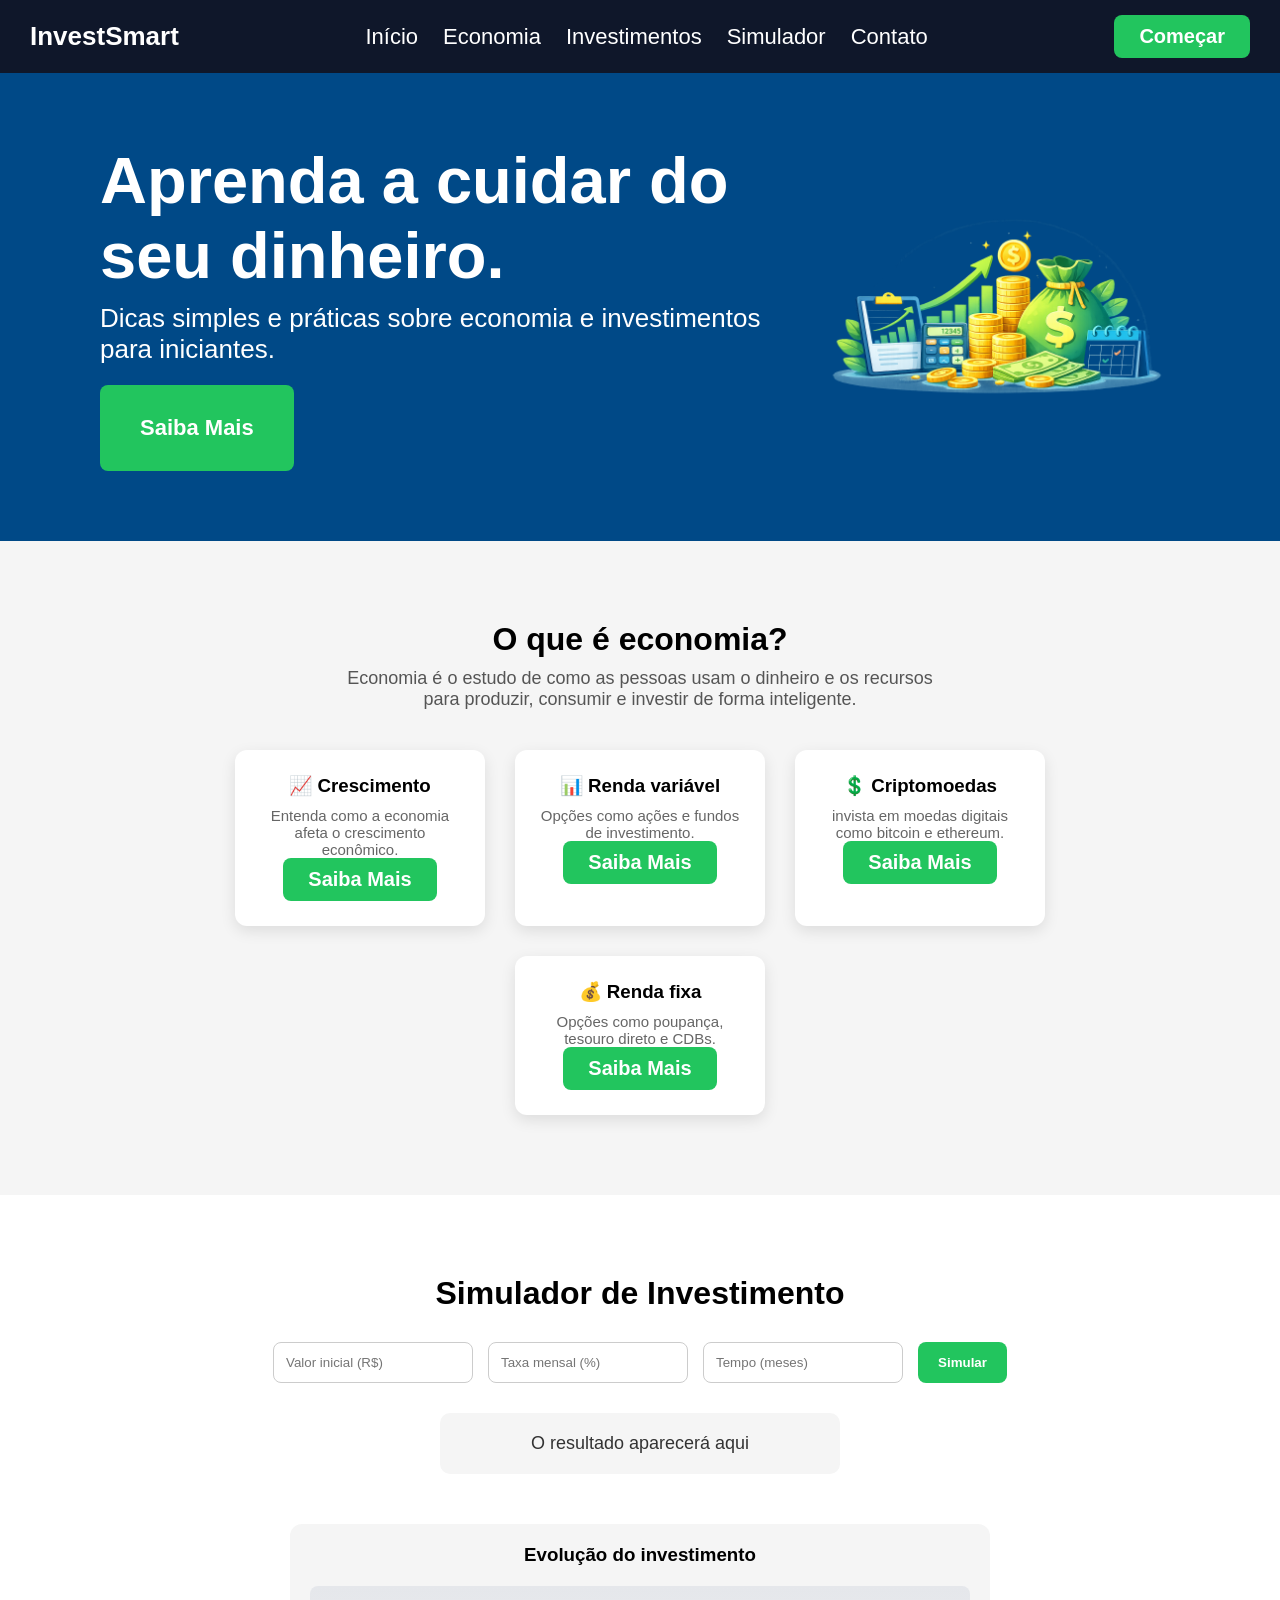
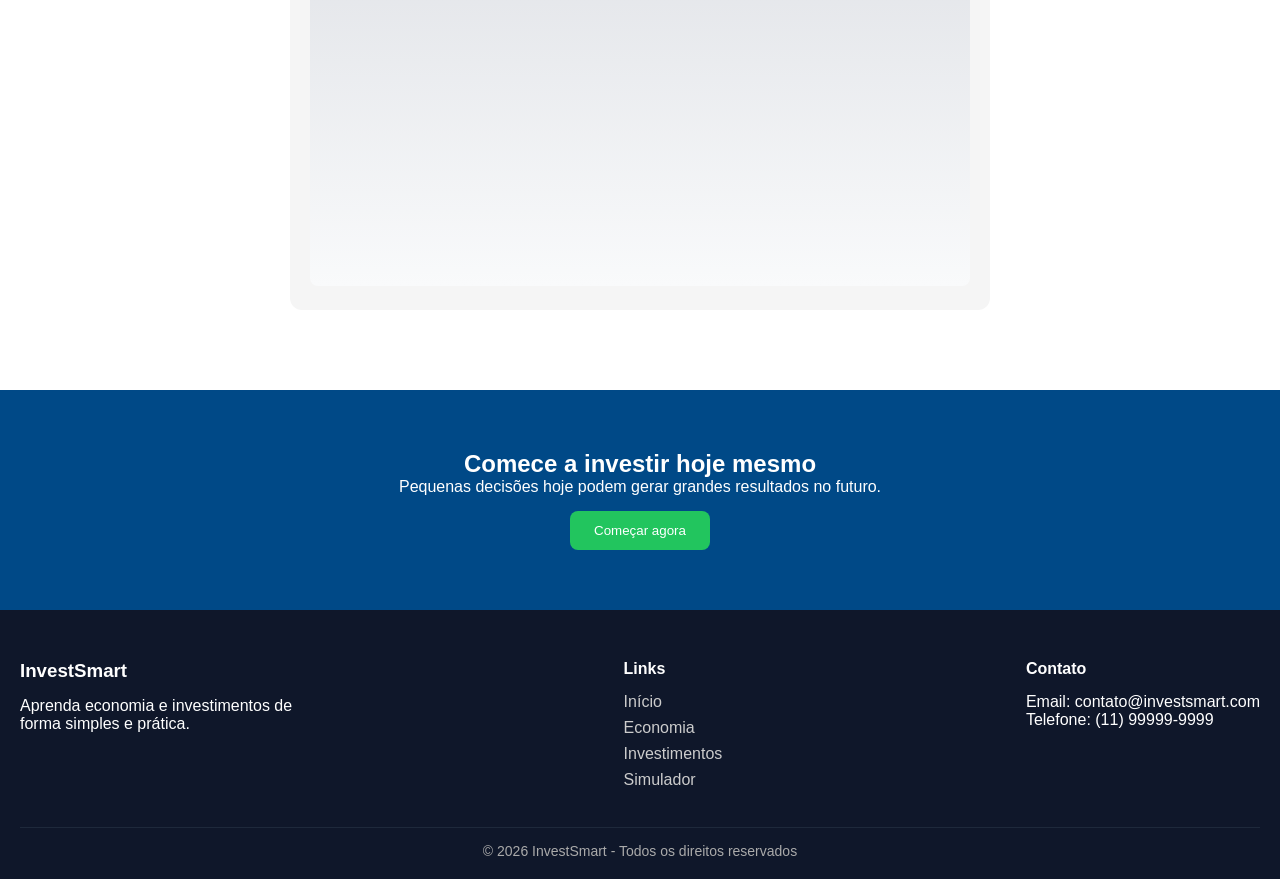
<file: Projeto/index.html>
<!DOCTYPE html>
<html lang="pt-br">
<head>
    <link rel="stylesheet" href="paginaprin.css">
    <meta charset="UTF-8">
    <meta name="viewport" content="width=device-width, initial-scale=1.0">
    <title>InvestSmart</title>
</head>
<body>
    <header>
  <nav class="navbar">
    <div class="logo">InvestSmart</div>

    <ul class="menu">
      <li><a href="#">Início</a></li>
      <li><a href="#">Economia</a></li>
      <li><a href="#">Investimentos</a></li>
      <li><a href="#">Simulador</a></li>
      <li><a href="#">Contato</a></li>
    </ul>

    <button class="btn">Começar</button>
  </nav>
</header>
<section class="banner">
    
    <div class="texto">
        <h1>Aprenda a cuidar do seu dinheiro.</h1>

        <p>Dicas simples e práticas sobre economia e investimentos para iniciantes.</p>

        <button class="btn">Saiba Mais</button>
    </div>

    <div class="imagem">
        <img src="imagens/imagembanner.png" alt="Imagem de economia">
    </div>
</section>
<section class="economia">
  <h2>O que é economia?</h2>

  <p class="intro">
    Economia é o estudo de como as pessoas usam o dinheiro e os recursos para
    produzir, consumir e investir de forma inteligente.
  </p>

  <div class="cards">
    <div class="card">
      <h3>📈 Crescimento</h3>
      <p>Entenda como a economia afeta o crescimento econômico.</p>
      <button class="btn">Saiba Mais</button>
    </div>

    <div class="card">
      <h3>📊 Renda variável</h3>
      <p>Opções como ações e fundos de investimento.</p>
      <button class="btn">Saiba Mais</button> 
    </div>

    <div class="card">
      <h3>💲 Criptomoedas</h3>
      <p>invista em moedas digitais como bitcoin e ethereum.</p>
      <button class="btn">Saiba Mais</button>
    </div>

    <div class="card">
      <h3>💰 Renda fixa</h3>
      <p>Opções como poupança, tesouro direto e CDBs.</p>
      <button class="btn">Saiba Mais</button>
  </div>
</section>

<section class="simulador">
  <h2>Simulador de Investimento</h2>

  <form class="form-simulador">
    <input type="number" id="valor" placeholder="Valor inicial (R$)">
    <input type="number" id="taxa" placeholder="Taxa mensal (%)">
    <input type="number" id="tempo" placeholder="Tempo (meses)">

    <button type="button" onclick="calcular()">Simular</button>
  </form>

  <div class="resultado">
    <p>O resultado aparecerá aqui</p>
  </div>

  <!-- 👇 ÁREA DO GRÁFICO -->
  <div class="grafico-container">
    <h3>Evolução do investimento</h3>

    <!-- espaço onde o JS vai colocar o gráfico -->
    <canvas id="grafico"></canvas>
  </div>
</section>

<section class="cta">
  <h2>Comece a investir hoje mesmo</h2>
  <p>Pequenas decisões hoje podem gerar grandes resultados no futuro.</p>
  <button>Começar agora</button>
</section>

<footer class="footer">
  <div class="footer-container">

    <div class="footer-col">
      <h3>InvestSmart</h3>
      <p>Aprenda economia e investimentos de forma simples e prática.</p>
    </div>

    <div class="footer-col">
      <h4>Links</h4>
      <ul>
        <li><a href="#">Início</a></li>
        <li><a href="#">Economia</a></li>
        <li><a href="#">Investimentos</a></li>
        <li><a href="#">Simulador</a></li>
      </ul>
    </div>

    <div class="footer-col">
      <h4>Contato</h4>
      <p>Email: contato@investsmart.com</p>
      <p>Telefone: (11) 99999-9999</p>
    </div>

  </div>

  <div class="footer-bottom">
    <p>© 2026 InvestSmart - Todos os direitos reservados</p>
  </div>
</footer>
</html>
</file>
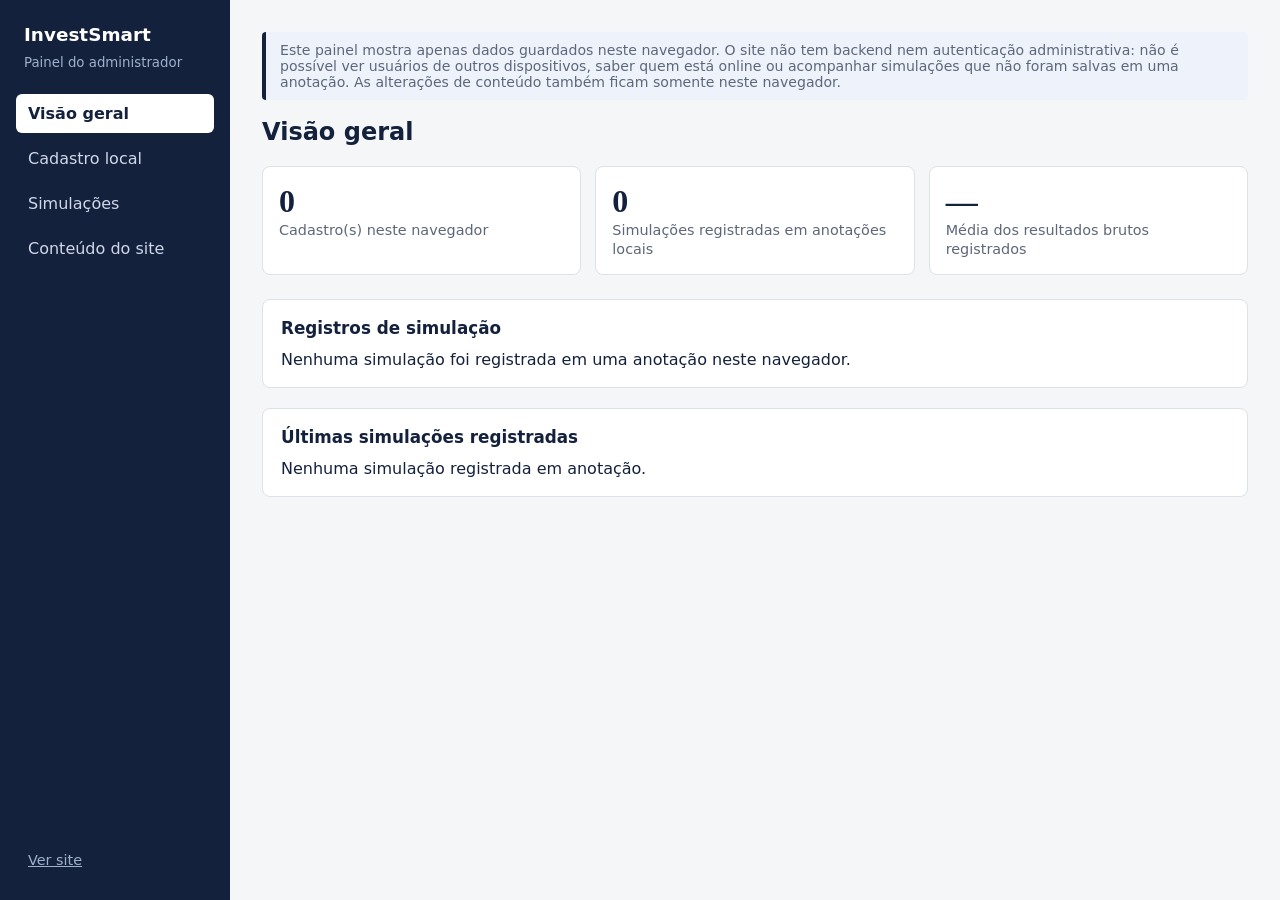
<file: projeto/Admin/adm.html>
<!DOCTYPE html>
<html lang="pt-br">

<head>
  <meta charset="UTF-8">
  <meta name="viewport" content="width=device-width, initial-scale=1.0">
  <title>InvestSmart · Administração</title>
  <link rel="stylesheet" href="adm.css">
</head>

<body>
  <aside>
    <h1>InvestSmart</h1><small>Painel do administrador</small>
    <button class="on" data-tab="geral">Visão geral</button>
    <button data-tab="usuarios">Cadastro local</button>
    <button data-tab="simulacoes">Simulações</button>
    <button data-tab="conteudo">Conteúdo do site</button>
    <a href="../index.html">Ver site</a>
  </aside>

  <main>
    <div class="hint">
      Este painel mostra apenas dados guardados neste navegador. O site não tem backend nem autenticação administrativa:
      não é possível ver usuários de outros dispositivos, saber quem está online ou acompanhar simulações que não foram
      salvas em uma anotação. As alterações de conteúdo também ficam somente neste navegador.
    </div>
    <div class="hint erro-dados" id="status-dados" role="alert" hidden></div>

    <!-- VISÃO GERAL -->
    <section id="geral" class="on">
      <h2>Visão geral</h2>
      <div class="stats">
        <div class="stat"><b id="s-users">0</b><span>Cadastro(s) neste navegador</span></div>
        <div class="stat"><b id="s-sims">0</b><span>Simulações registradas em anotações locais</span></div>
        <div class="stat"><b id="s-media">—</b><span>Média dos resultados brutos registrados</span></div>
      </div>
      <div class="panel">
        <h3>Registros de simulação</h3>
        <div id="barras"></div>
      </div>
      <div class="panel">
        <h3>Últimas simulações registradas</h3>
        <div id="ultimas"></div>
      </div>
    </section>

    <!-- USUÁRIOS -->
    <section id="usuarios">
      <h2>Cadastro local</h2>
      <p class="section-description">O formulário atual salva um único cadastro no armazenamento deste navegador. O site
        não registra sessão ou último acesso.</p>
      <div class="panel">
        <table>
          <thead>
            <tr>
              <th>Nome</th>
              <th>E-mail</th>
              <th>Ações</th>
            </tr>
          </thead>
          <tbody id="tb-users"></tbody>
        </table>
      </div>
    </section>

    <!-- SIMULAÇÕES -->
    <section id="simulacoes">
      <h2>Simulações registradas</h2>
      <p class="section-description">A lista contém somente simulações incluídas em anotações salvas neste navegador;
        cálculos feitos sem salvar uma anotação não ficam registrados. Os resultados são brutos, sem desconto de
        impostos.</p>
      <div class="panel">
        <table>
          <thead>
            <tr>
              <th>Data da anotação</th>
              <th>Objetivo</th>
              <th>Inicial</th>
              <th>Mensal</th>
              <th>Taxa</th>
              <th>Meses</th>
              <th>Resultado bruto</th>
              <th></th>
            </tr>
          </thead>
          <tbody id="tb-sims"></tbody>
        </table>
      </div>
    </section>

    <!-- CONTEÚDO -->
    <section id="conteudo">
      <h2>Conteúdo do site</h2>
      <div class="panel">
        <h3>Textos da página inicial</h3>
        <div id="campos"></div>
        <button class="primary" id="salvar-conteudo">Salvar neste navegador</button><span class="msg" id="msg-conteudo"
          role="status" aria-live="polite"></span>
      </section>

        <!-- CADASTRO DE NOVAS CONTAS ADM -->
         <section id="cadastroADM">
        <form class="cadastroADM">
          <input class="email" type="email" name="email" placeholder="E-mail" autocomplete="email" required>
          <br>
          <input class="senha" type="password" name="senha" placeholder="Senha" minlength="8"
            autocomplete="new-password" required>
          <br>

          <input class="confirmacao" type="password" name="confirmacao" placeholder="Confirmar Senha" minlength="8"
            autocomplete="new-password" required>
          <br>

          <button class="BTNcadastro" type="submit">
            Cadastrar novo ADM
          </button>


      </div>
    </section>
  </main>

  <script src="adm.js"></script>
</body>

</html>
</file>
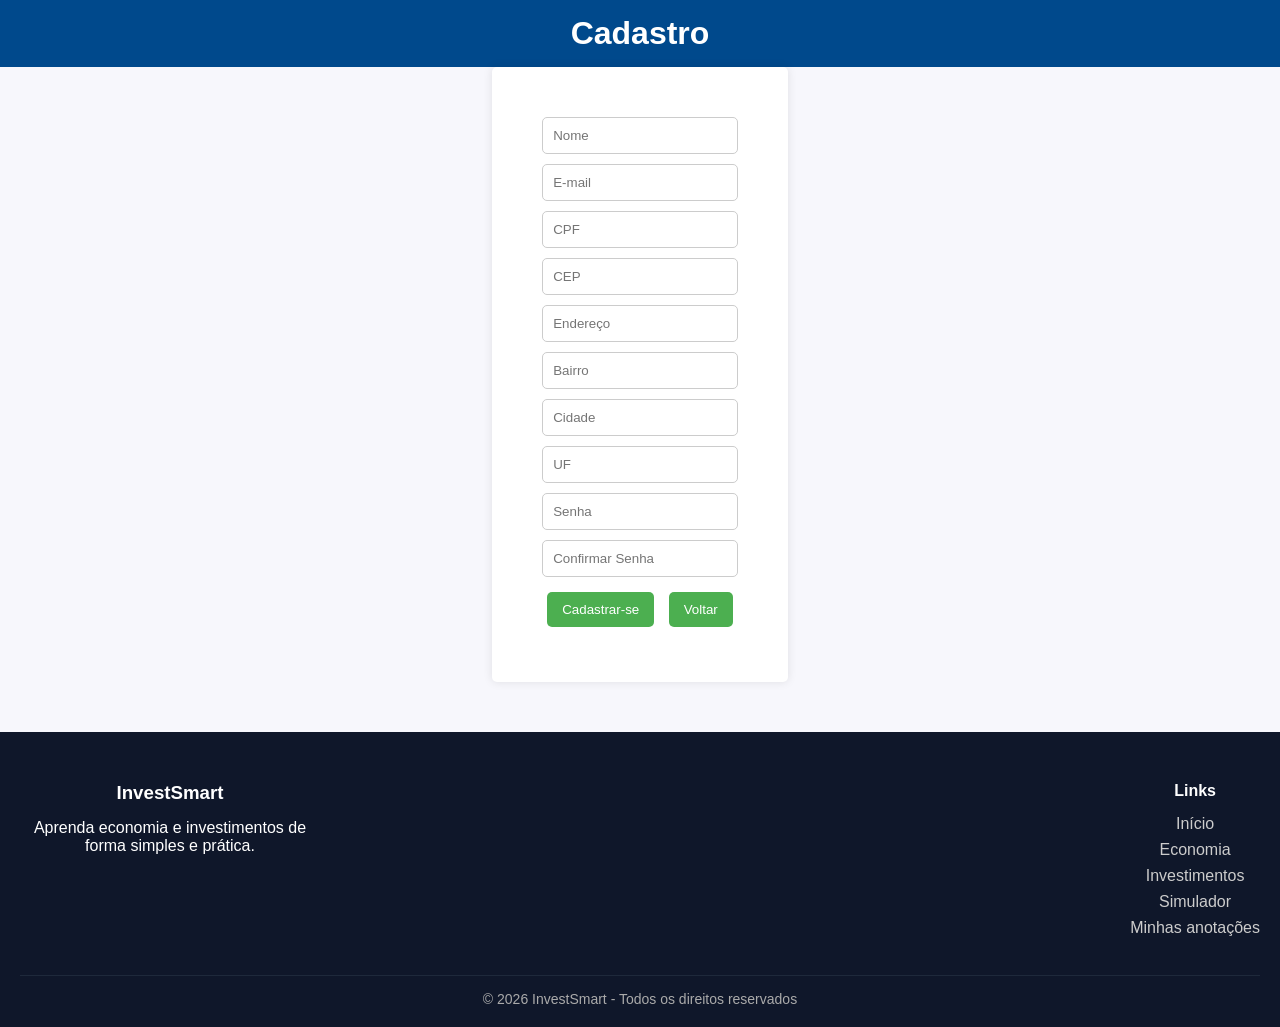
<file: projeto/Cadastro/Cadastro.html>
<!DOCTYPE html>
<html lang="pt-br">

<head>
    <meta charset="UTF-8">
    <meta name="viewport" content="width=device-width, initial-scale=1.0">
    <link rel="stylesheet" href="Cadastro.css">
    <title>Cadastro</title>
</head>

<body>

    <header>
        <h1>Cadastro</h1>
    </header>

    <form class="cadastro">

        <input class="nome" type="text" name="nome" placeholder="Nome" autocomplete="name" required>
        <br>

        <input class="email" type="email" name="email" placeholder="E-mail" autocomplete="email" required>
        <br>

        <input class="cpf" type="text" name="cpf" placeholder="CPF" maxlength="11" pattern="[0-9]{11}" required>
        <br>

        <div id="campos-endereco">
            <input id="cep" class="cep" type="text" name="cep" placeholder="CEP" maxlength="9"
                onblur="pesquisacep(this.value);" required>
            <br>

            <input id="rua" class="endereco" type="text" name="rua" placeholder="Endereço" required>
            <br>

            <input id="bairro" class="bairro" type="text" name="bairro" placeholder="Bairro" required>
            <br>

            <input id="cidade" class="cidade" type="text" name="cidade" placeholder="Cidade" required>
            <br>

            <input id="uf" class="uf" type="text" name="uf" placeholder="UF" maxlength="2" required>
            <br>
        </div>

        <input class="senha" type="password" name="senha" placeholder="Senha" minlength="8" autocomplete="new-password"
            required>
        <br>

        <input class="confirmacao" type="password" name="confirmacao" placeholder="Confirmar Senha" minlength="8"
            autocomplete="new-password" required>
        <br>

        <button class="BTNcadastro" type="submit">
            Cadastrar-se
        </button>

        <button type="button" onclick="window.location.href='../Login/Login.html'">
            Voltar
        </button>

    </form>

    <footer class="footer">
        <div class="footer-container">

            <div class="footer-col">
                <h3>InvestSmart</h3>
                <p>Aprenda economia e investimentos de forma simples e prática.</p>
            </div>

            <div class="footer-col">
                <h4>Links</h4>
                <ul>
                    <li><a href="../index.html">Início</a></li>
                    <li><a href="../index.html#economia">Economia</a></li>
                    <li><a href="../index.html#investimento">Investimentos</a></li>
                    <li><a href="../index.html#simulador">Simulador</a></li>
                    <li><a href="../index.html#anotacoes">Minhas anotações</a></li>
                </ul>
            </div>

        </div>

        <div class="footer-bottom">
            <p>© 2026 InvestSmart - Todos os direitos reservados</p>
        </div>
    </footer>

    <script src="Cadastro.js"></script>

</body>

</html>
</file>
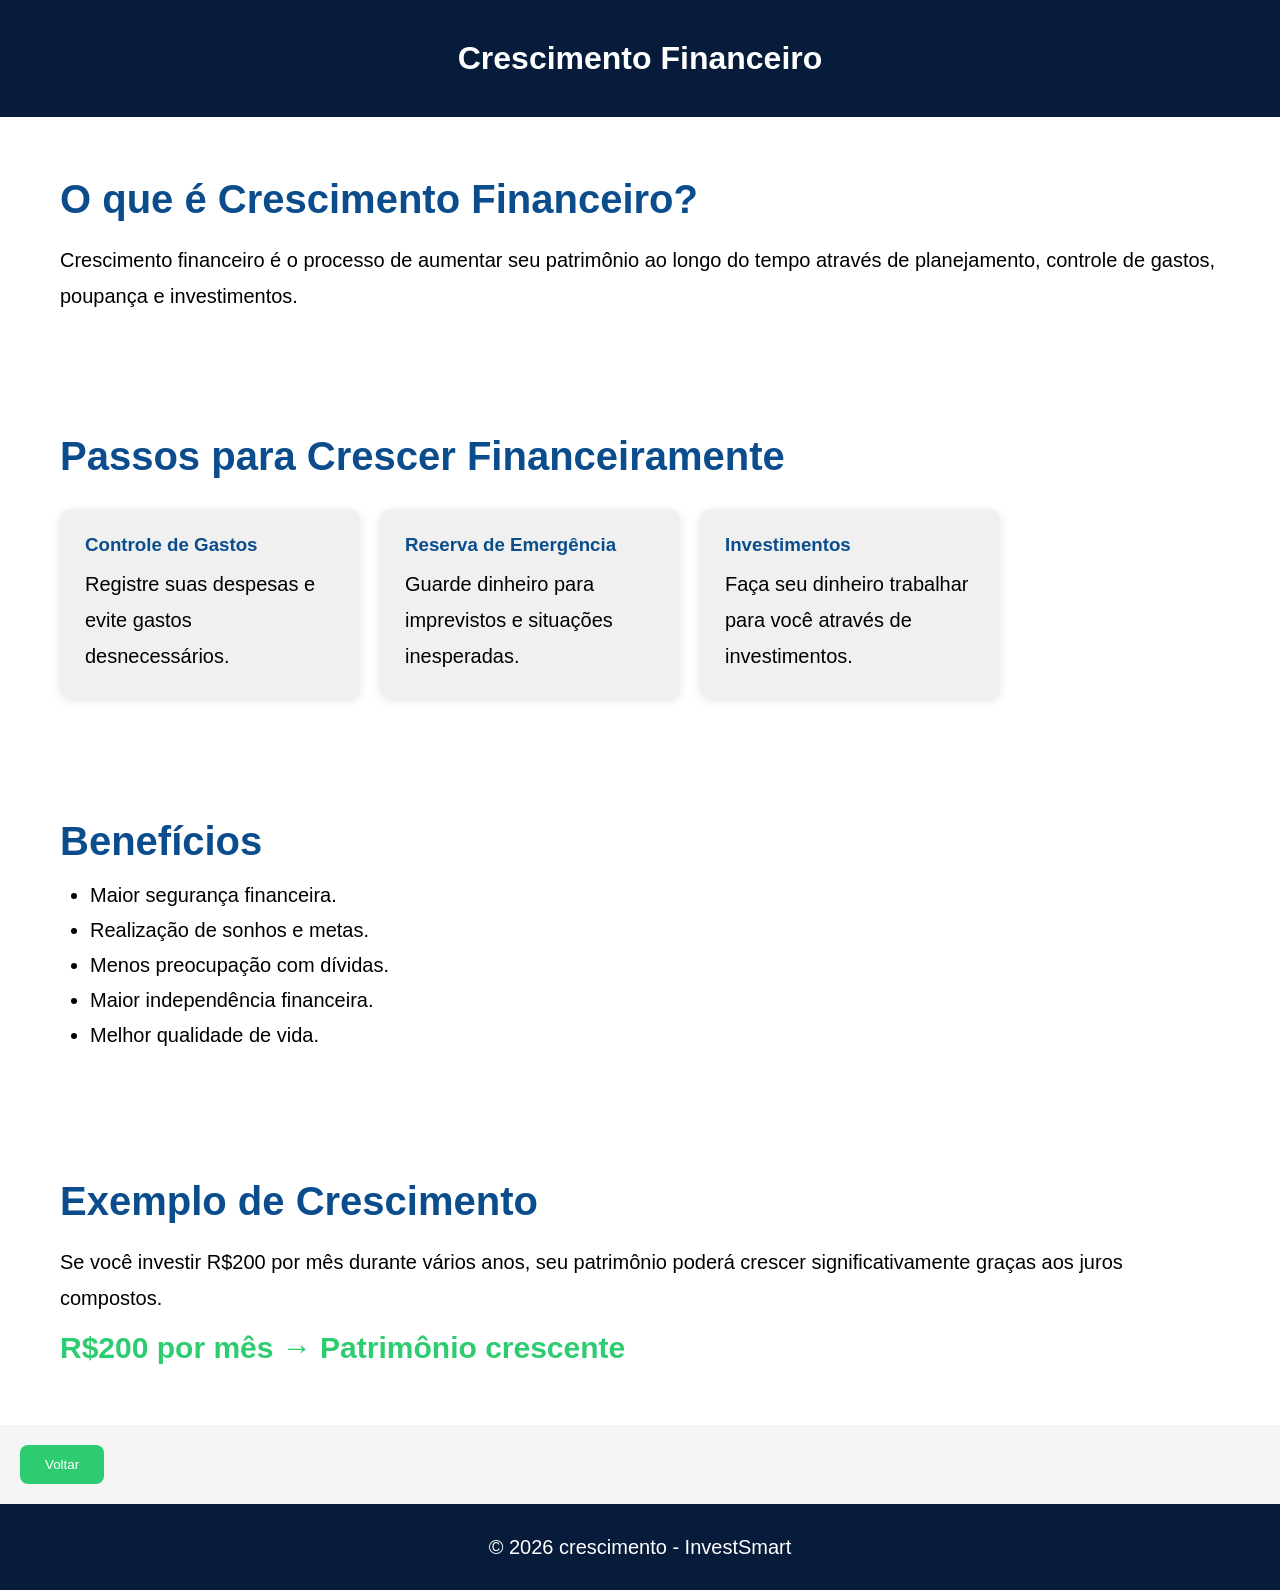
<file: projeto/Crescimento/crescimento.html>
<!DOCTYPE html>
<html lang="pt-BR">

<head>
    <meta charset="UTF-8">
    <meta name="viewport" content="width=device-width, initial-scale=1.0">
    <title>Crescimento Financeiro</title>
    <link rel="stylesheet" href="crescimento.css">
</head>

<body>

    <header>
        <h1>Crescimento Financeiro</h1>
    </header>

    <section class="sobre">
        <h2>O que é Crescimento Financeiro?</h2>

        <p>
            Crescimento financeiro é o processo de aumentar seu patrimônio ao longo
            do tempo através de planejamento, controle de gastos, poupança e investimentos.
        </p>
    </section>

    <section class="sobre">
        <h2>Passos para Crescer Financeiramente</h2>

        <div class="cards">

            <div class="card">
                <h3>Controle de Gastos</h3>
                <p>
                    Registre suas despesas e evite gastos desnecessários.
                </p>
            </div>

            <div class="card">
                <h3>Reserva de Emergência</h3>
                <p>
                    Guarde dinheiro para imprevistos e situações inesperadas.
                </p>
            </div>

            <div class="card">
                <h3>Investimentos</h3>
                <p>
                    Faça seu dinheiro trabalhar para você através de investimentos.
                </p>
            </div>

        </div>
    </section>

    <section class="vantagens">
        <h2>Benefícios</h2>

        <ul>
            <li>Maior segurança financeira.</li>
            <li>Realização de sonhos e metas.</li>
            <li>Menos preocupação com dívidas.</li>
            <li>Maior independência financeira.</li>
            <li>Melhor qualidade de vida.</li>
        </ul>
    </section>

    <section class="investimento">
        <h2>Exemplo de Crescimento</h2>

        <p>
            Se você investir R$200 por mês durante vários anos,
            seu patrimônio poderá crescer significativamente graças
            aos juros compostos.
        </p>

        <h3>R$200 por mês → Patrimônio crescente</h3>
    </section>
    <button class="btn-voltar" onclick="window.location.href='../index.html'">Voltar</button>
    <footer>
        <p>© 2026 crescimento - InvestSmart</p>
    </footer>

</body>

</html>
</file>
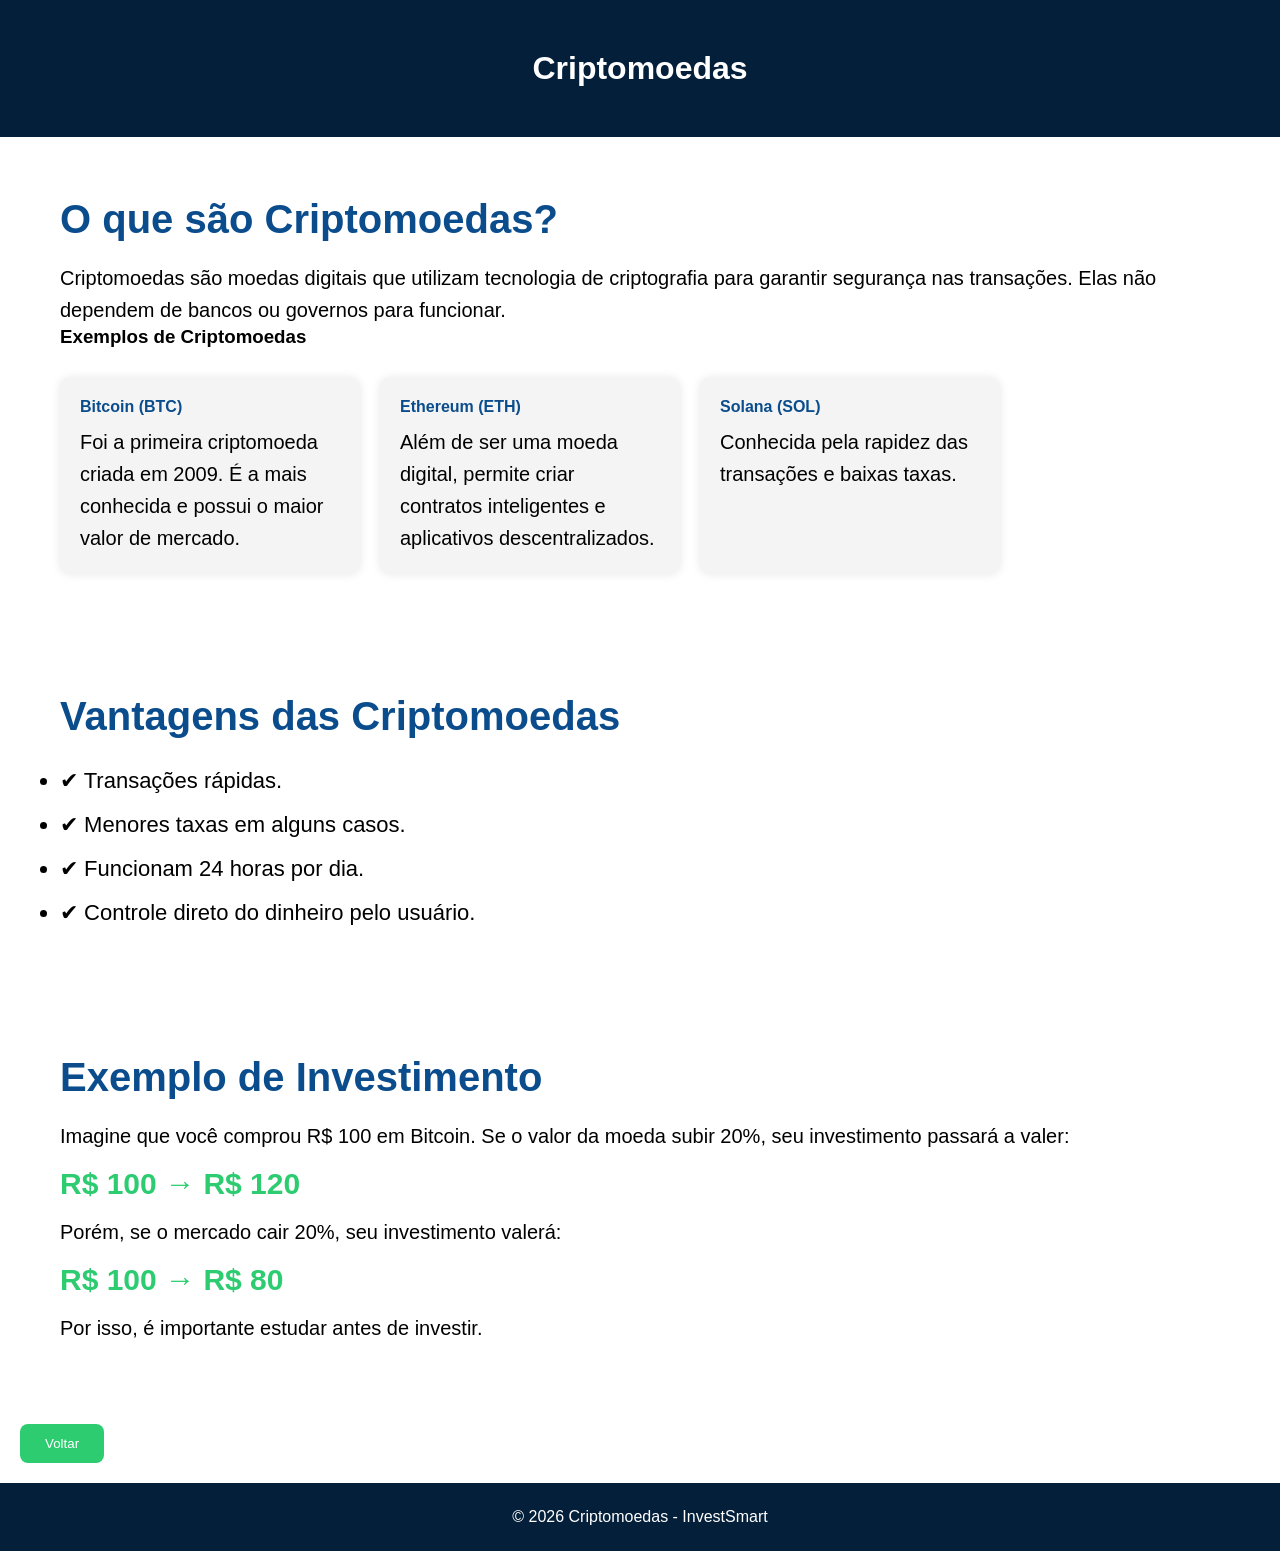
<file: projeto/CriptoMoedas/criptomoedas.html>
<!DOCTYPE html>
<html lang="en">

<head>
    <meta charset="UTF-8">
    <meta name="viewport" content="width=device-width, initial-scale=1.0">
    <title>Criptomoedas</title>
    <link rel="stylesheet" href="criptomoedas.css">
</head>

<body>
    <header>
        <h1>Criptomoedas</h1>
    </header>

    <section class="sobre">
        <h2>O que são Criptomoedas?</h2>

        <p>
            Criptomoedas são moedas digitais que utilizam tecnologia de criptografia
            para garantir segurança nas transações. Elas não dependem de bancos ou
            governos para funcionar.
        </p>

        <h3>Exemplos de Criptomoedas</h3>

        <div class="cards">

            <div class="card">
                <h4>Bitcoin (BTC)</h4>
                <p>
                    Foi a primeira criptomoeda criada em 2009. É a mais conhecida
                    e possui o maior valor de mercado.
                </p>
            </div>

            <div class="card">
                <h4>Ethereum (ETH)</h4>
                <p>
                    Além de ser uma moeda digital, permite criar contratos inteligentes
                    e aplicativos descentralizados.
                </p>
            </div>

            <div class="card">
                <h4>Solana (SOL)</h4>
                <p>
                    Conhecida pela rapidez das transações e baixas taxas.
                </p>
            </div>

        </div>
    </section>

    <section class="vantagens">
        <h2>Vantagens das Criptomoedas</h2>

        <ul>
            <li>✔ Transações rápidas.</li>
            <li>✔ Menores taxas em alguns casos.</li>
            <li>✔ Funcionam 24 horas por dia.</li>
            <li>✔ Controle direto do dinheiro pelo usuário.</li>
        </ul>
    </section>

    <section class="investimento">
        <h2>Exemplo de Investimento</h2>

        <p>
            Imagine que você comprou R$ 100 em Bitcoin.
            Se o valor da moeda subir 20%, seu investimento passará a valer:
        </p>

        <h3>R$ 100 → R$ 120</h3>

        <p>
            Porém, se o mercado cair 20%, seu investimento valerá:
        </p>

        <h3>R$ 100 → R$ 80</h3>

        <p>
            Por isso, é importante estudar antes de investir.
        </p>
    </section>
    <button class="btn-voltar" onclick="window.location.href='../index.html'">Voltar</button>
    <footer>
        <p>© 2026 Criptomoedas - InvestSmart</p>
</body>

</html>
</file>
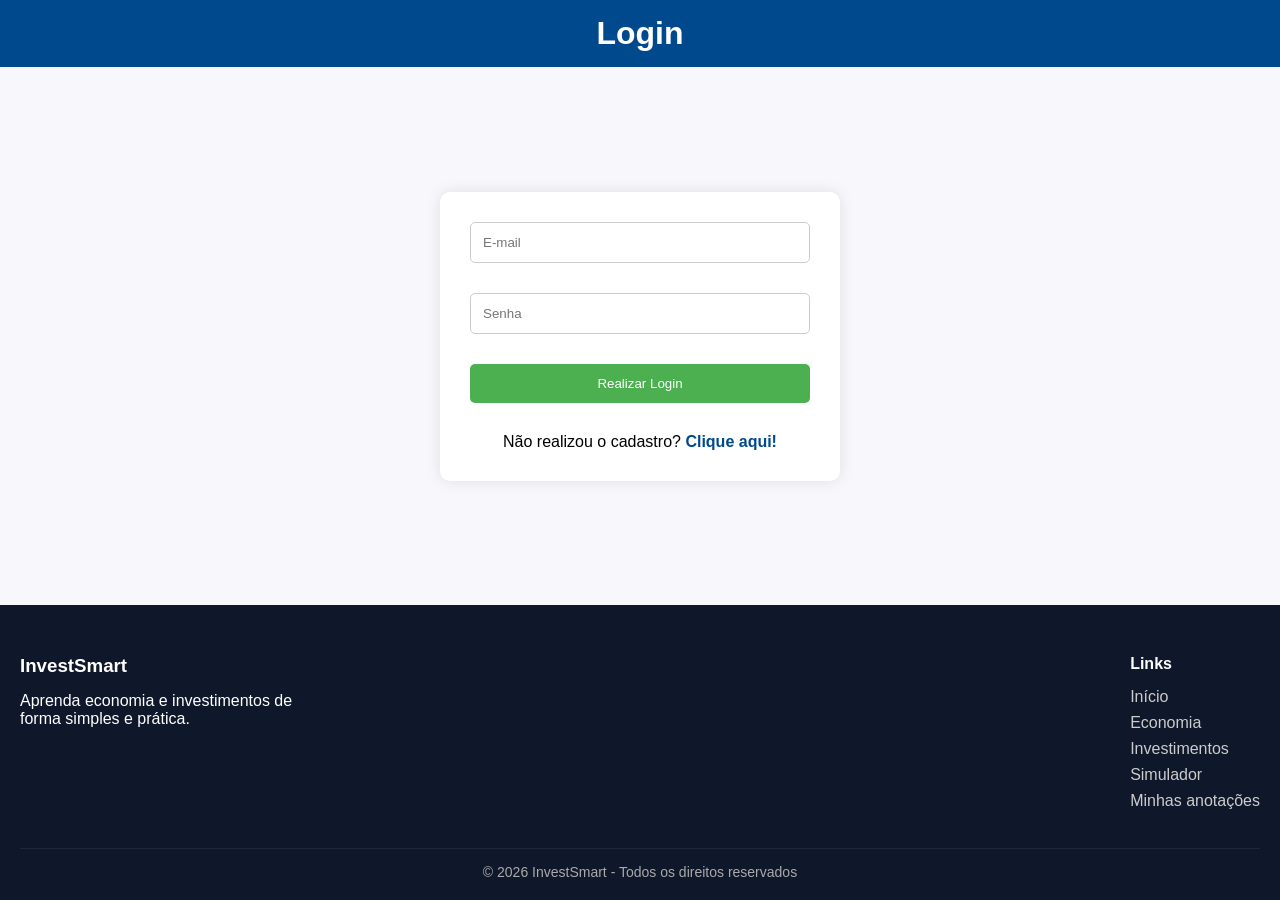
<file: projeto/Login/Login.html>
<!DOCTYPE html>
<html lang="pt-br">

<head>
  <meta charset="UTF-8">
  <meta name="viewport" content="width=device-width, initial-scale=1.0">
  <link rel="stylesheet" href="Login.css">
  <title>Document</title>
</head>

<body>
  <header>
    <h1>Login</h1>
  </header>
  <main>
    <form class="login">
      <input class="loginemail" type="email" placeholder="E-mail" required> <br>
      <input class="loginsenha" type="password" placeholder="Senha" required> <br>
      <button class="BTNlogin" type="submit">Realizar Login</button>
      <p class="login-mensagem" aria-live="polite"></p>
      <p>Não realizou o cadastro?<span> <a href="../Cadastro/Cadastro.html">Clique aqui!</span></a></p>
    </form>

  </main>
  <footer class="footer">
    <div class="footer-container">

      <div class="footer-col">
        <h3>InvestSmart</h3>
        <p>Aprenda economia e investimentos de forma simples e prática.</p>
      </div>

      <div class="footer-col">
        <h4>Links</h4>
        <ul>
          <li><a href="../index.html">Início</a></li>
          <li><a href="../index.html#economia">Economia</a></li>
          <li><a href="../index.html#investimento">Investimentos</a></li>
          <li><a href="../index.html#simulador">Simulador</a></li>
          <li><a href="../index.html#anotacoes">Minhas anotações</a></li>
        </ul>
      </div>

    </div>

    <div class="footer-bottom">
      <p>© 2026 InvestSmart - Todos os direitos reservados</p>
    </div>
  </footer>
  <script src="Login.js"></script>
</body>
</html>
</file>
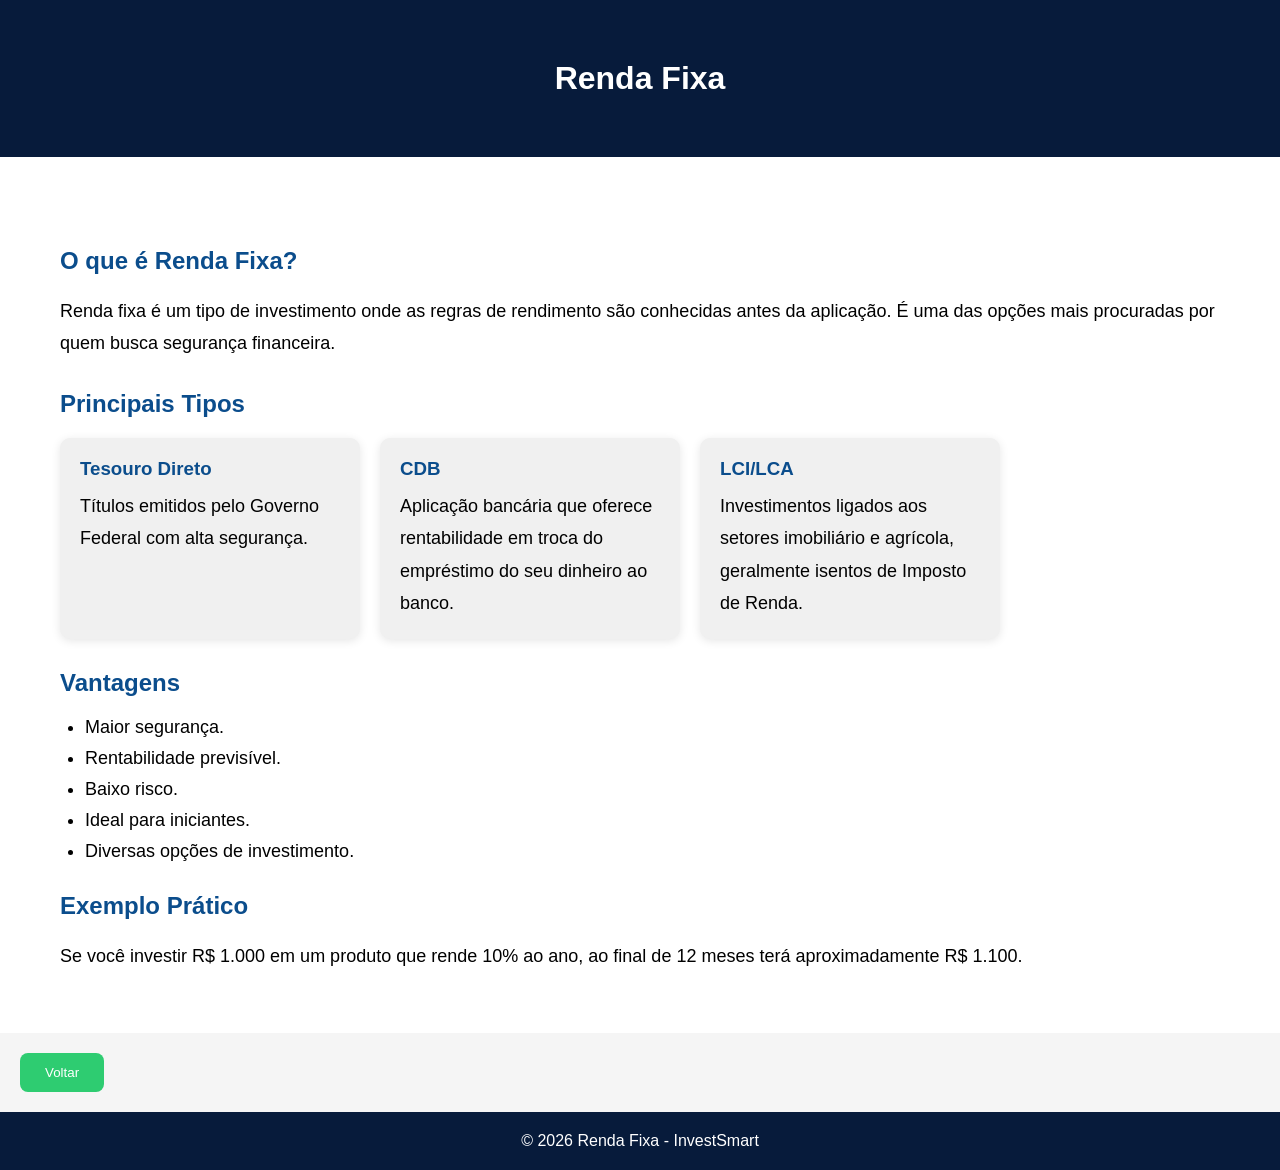
<file: projeto/RendaFixa/renda-fixa.html>
<!DOCTYPE html>
<html lang="pt-BR">

<head>
    <meta charset="UTF-8">
    <meta name="viewport" content="width=device-width, initial-scale=1.0">
    <title>Renda Fixa</title>
    <link rel="stylesheet" href="renda-fixa.css">
</head>

<body>

    <header>
        <h1>Renda Fixa</h1>
    </header>

    <section class="conteudo">
        <h2>O que é Renda Fixa?</h2>

        <p>
            Renda fixa é um tipo de investimento onde as regras de rendimento
            são conhecidas antes da aplicação. É uma das opções mais procuradas
            por quem busca segurança financeira.
        </p>

        <h2>Principais Tipos</h2>

        <div class="cards">

            <div class="card">
                <h3>Tesouro Direto</h3>
                <p>
                    Títulos emitidos pelo Governo Federal com alta segurança.
                </p>
            </div>

            <div class="card">
                <h3>CDB</h3>
                <p>
                    Aplicação bancária que oferece rentabilidade em troca do empréstimo do seu dinheiro ao banco.
                </p>
            </div>

            <div class="card">
                <h3>LCI/LCA</h3>
                <p>
                    Investimentos ligados aos setores imobiliário e agrícola,
                    geralmente isentos de Imposto de Renda.
                </p>
            </div>

        </div>

        <h2>Vantagens</h2>

        <ul>
            <li>Maior segurança.</li>
            <li>Rentabilidade previsível.</li>
            <li>Baixo risco.</li>
            <li>Ideal para iniciantes.</li>
            <li>Diversas opções de investimento.</li>
        </ul>

        <h2>Exemplo Prático</h2>

        <p>
            Se você investir R$ 1.000 em um produto que rende 10% ao ano,
            ao final de 12 meses terá aproximadamente R$ 1.100.
        </p>
    </section>
    <button class="btn-voltar" onclick="window.location.href='../index.html'">Voltar</button>

    <footer>
        <p>© 2026 Renda Fixa - InvestSmart</p>
    </footer>

</body>

</html>
</file>
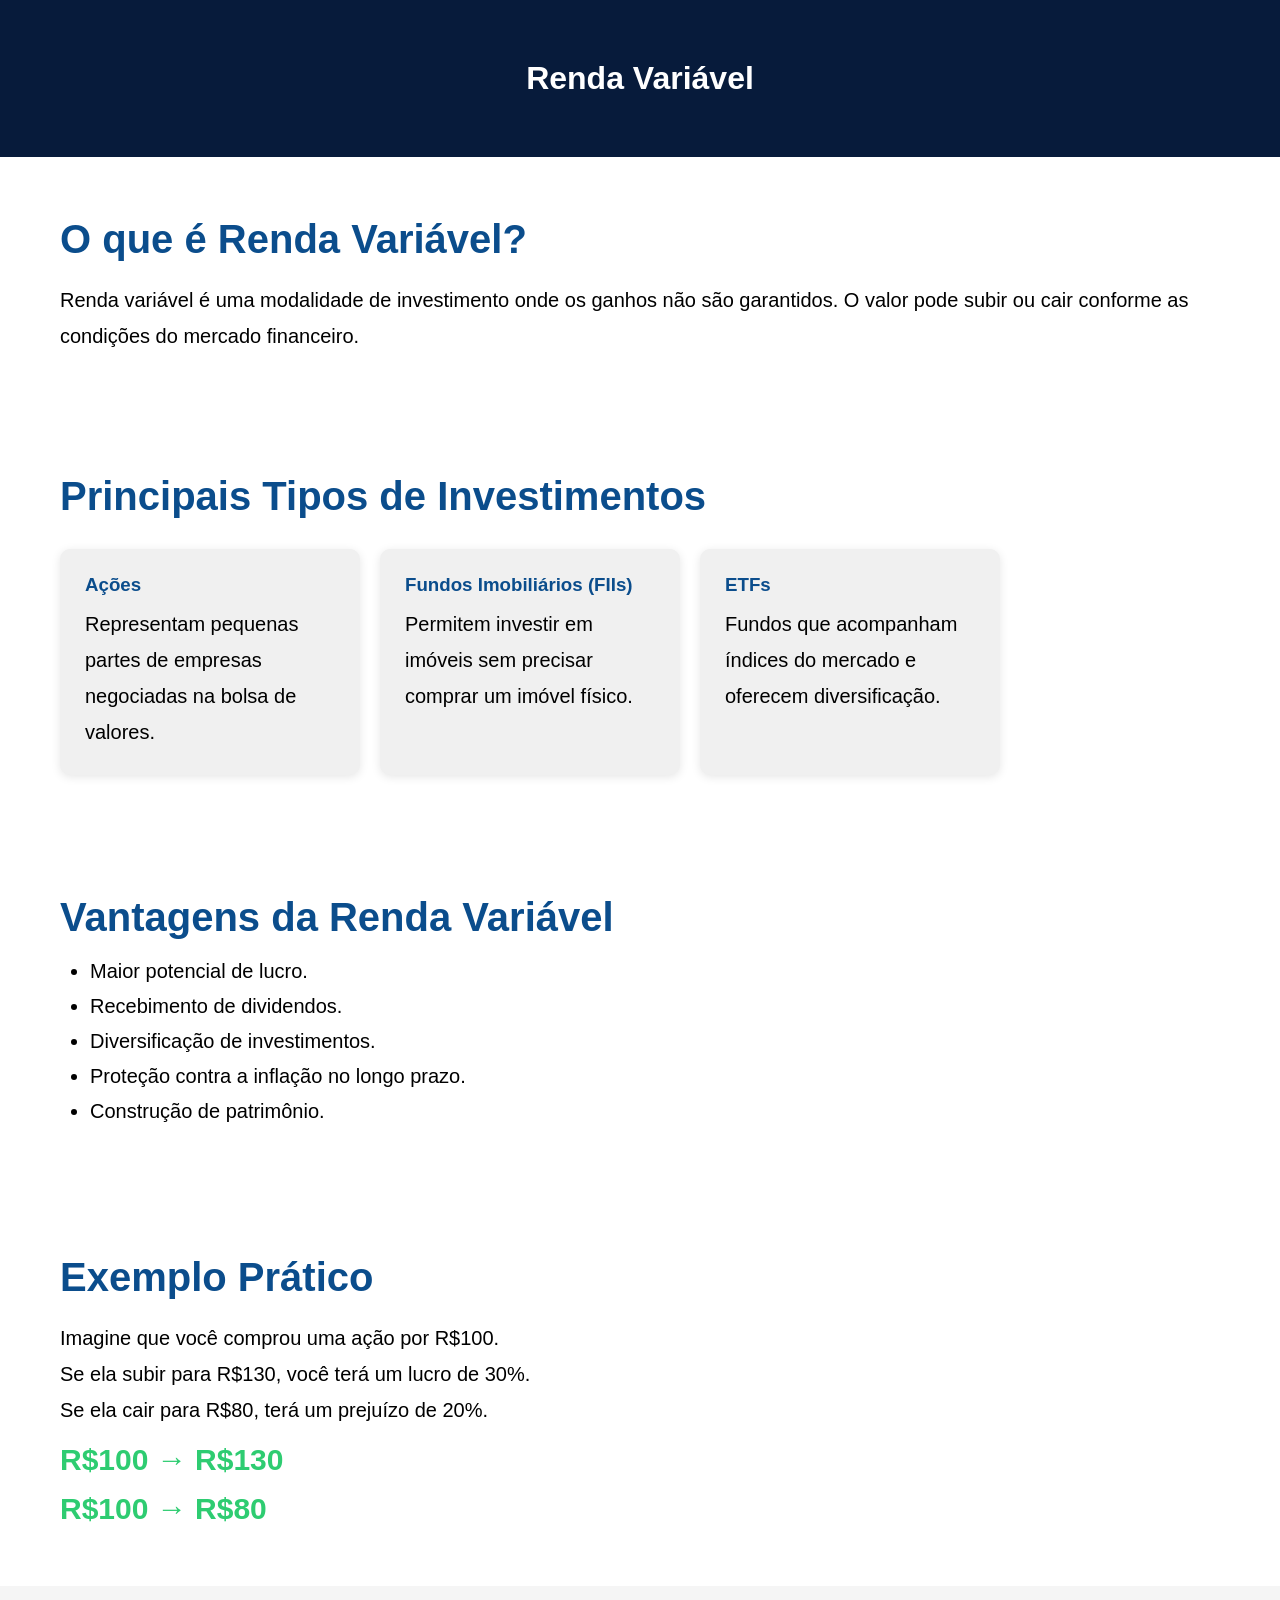
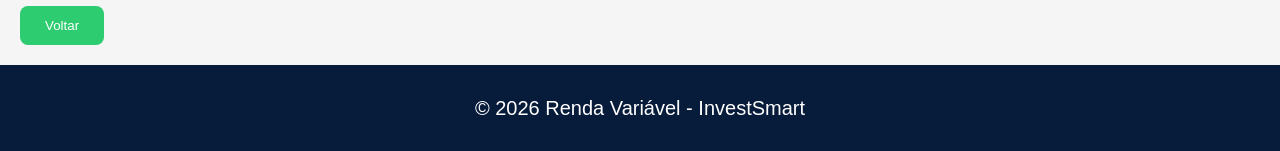
<file: projeto/RendaVariavel/renda-variavel.html>
<!DOCTYPE html>
<html lang="pt-BR">

<head>
    <meta charset="UTF-8">
    <meta name="viewport" content="width=device-width, initial-scale=1.0">
    <title>Renda Variável</title>
    <link rel="stylesheet" href="renda-variavel.css">
</head>

<body>

    <header>
        <center>
            <h1>Renda Variável</h1>
        </center>

    </header>

    <section class="sobre">
        <h2>O que é Renda Variável?</h2>

        <p>
            Renda variável é uma modalidade de investimento onde os ganhos
            não são garantidos. O valor pode subir ou cair conforme as
            condições do mercado financeiro.
        </p>
    </section>

    <section class="sobre" id="acoes">
        <h2>Principais Tipos de Investimentos</h2>

        <div class="cards">

            <div class="card">
                <h3>Ações</h3>
                <p>
                    Representam pequenas partes de empresas negociadas
                    na bolsa de valores.
                </p>
            </div>

            <div class="card">
                <h3>Fundos Imobiliários (FIIs)</h3>
                <p>
                    Permitem investir em imóveis sem precisar comprar
                    um imóvel físico.
                </p>
            </div>

            <div class="card">
                <h3>ETFs</h3>
                <p>
                    Fundos que acompanham índices do mercado e oferecem
                    diversificação.
                </p>
            </div>

        </div>
    </section>

    <section class="vantagens">
        <h2>Vantagens da Renda Variável</h2>

        <ul>
            <li>Maior potencial de lucro.</li>
            <li>Recebimento de dividendos.</li>
            <li>Diversificação de investimentos.</li>
            <li>Proteção contra a inflação no longo prazo.</li>
            <li>Construção de patrimônio.</li>
        </ul>
    </section>

    <section class="investimento">
        <h2>Exemplo Prático</h2>

        <p>
            Imagine que você comprou uma ação por R$100.
        </p>

        <p>
            Se ela subir para R$130, você terá um lucro de 30%.
        </p>

        <p>
            Se ela cair para R$80, terá um prejuízo de 20%.
        </p>

        <h3>R$100 → R$130</h3>
        <h3>R$100 → R$80</h3>
    </section>
    <button class="btn-voltar" onclick="window.location.href='../index.html'">Voltar</button>
    <footer>
        <p>© 2026 Renda Variável - InvestSmart</p>
    </footer>

</body>

</html>
</file>
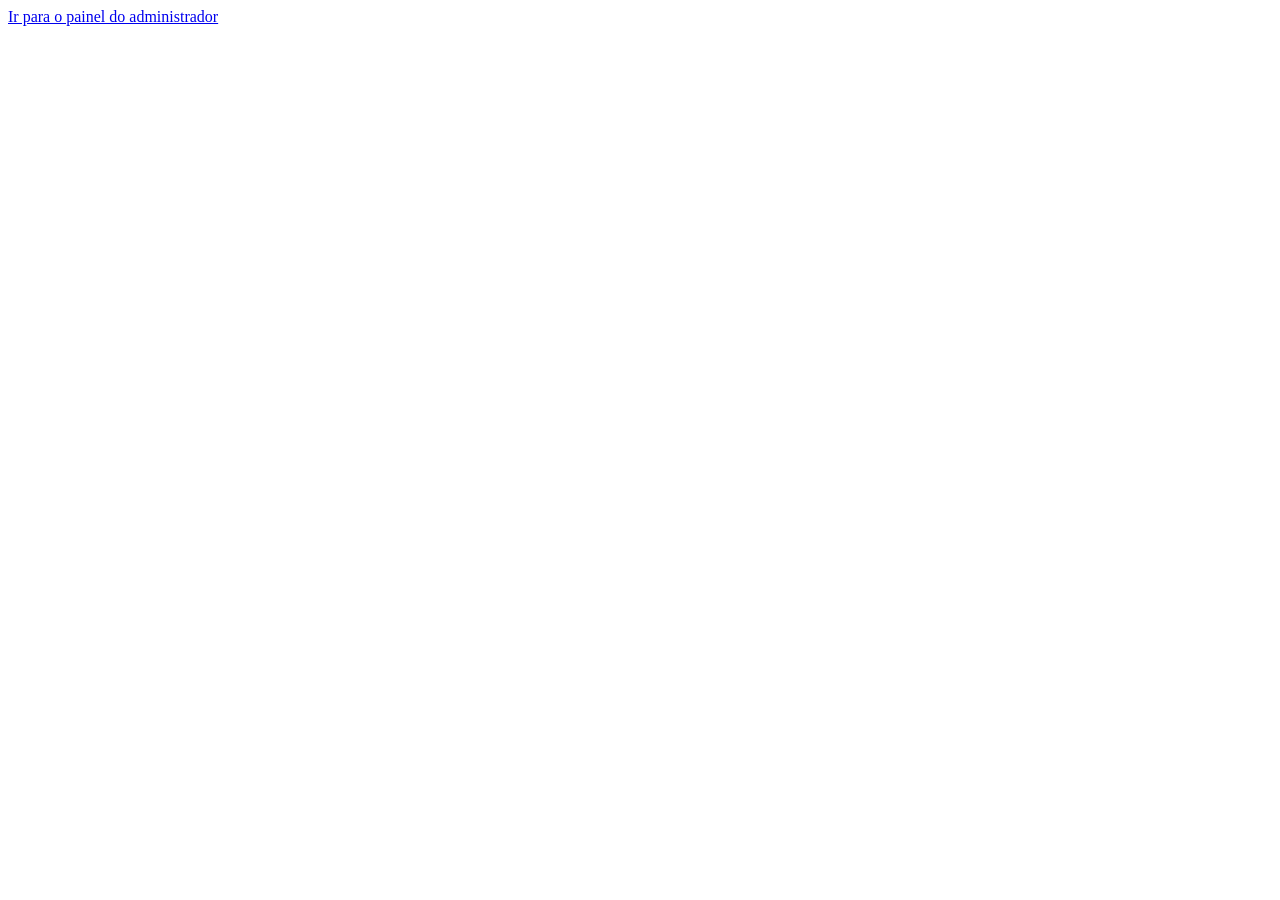
<file: InvestSmart/projeto/Admin/adm.html>
<!DOCTYPE html>
<html lang="pt-br">
<head>
<meta charset="UTF-8">
<meta http-equiv="refresh" content="0; url=adm.php">
<title>InvestSmart · Administração</title>
</head>
<body><a href="adm.php">Ir para o painel do administrador</a></body>
</html>
</file>
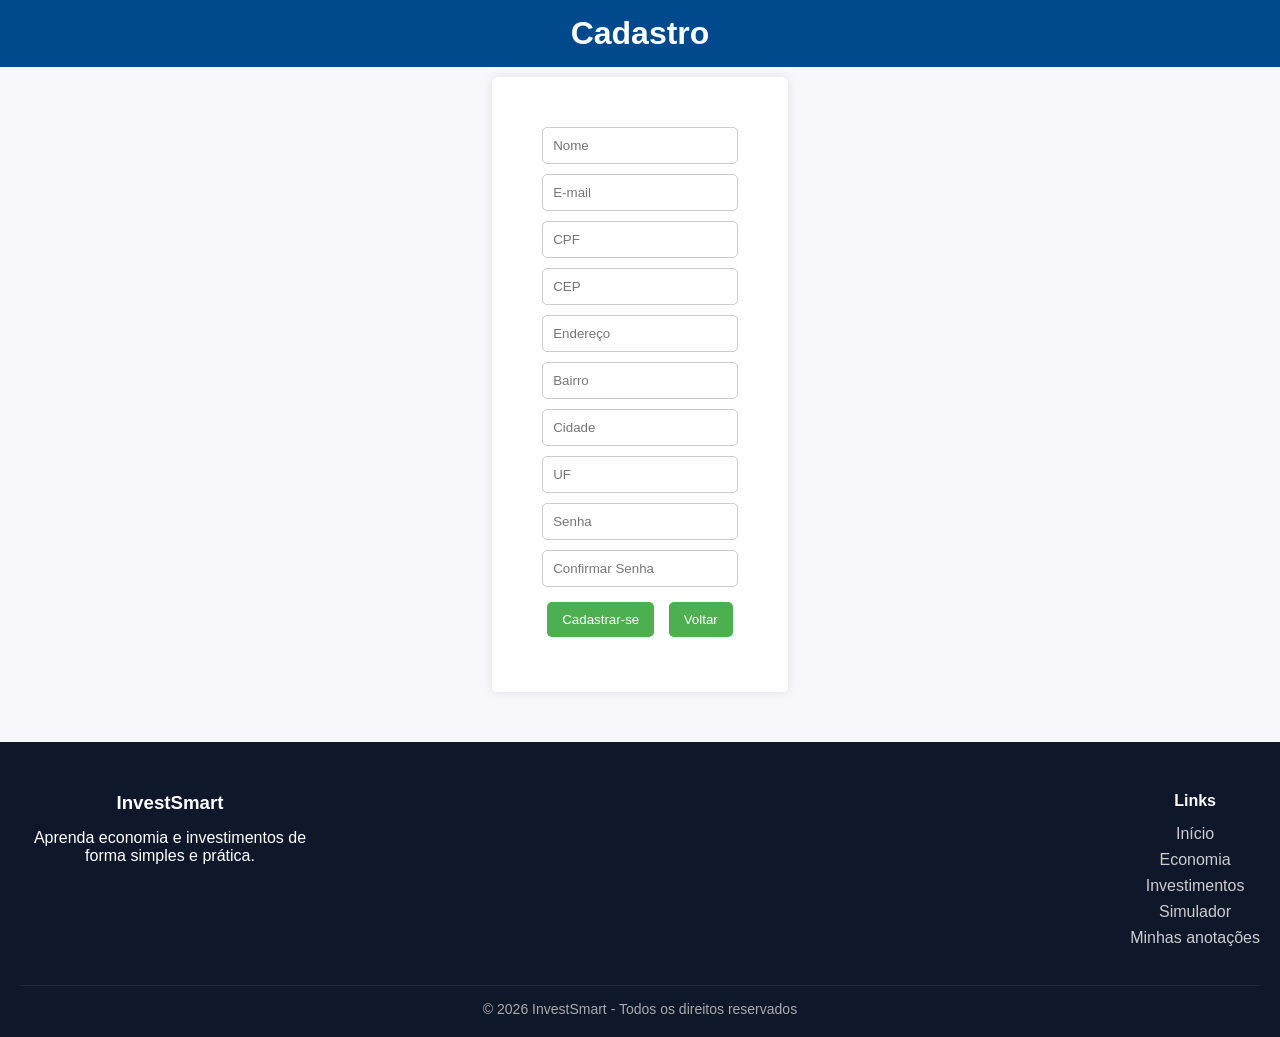
<file: InvestSmart/projeto/Cadastro/Cadastro.html>
<!DOCTYPE html>
<html lang="pt-br">

<head>
    <meta charset="UTF-8">
    <meta name="viewport" content="width=device-width, initial-scale=1.0">
    <link rel="stylesheet" href="Cadastro.css">
    <title>Cadastro</title>
</head>

<body>

    <header>
        <h1>Cadastro</h1>
    </header>

   <p id="mensagem-cadastro" class="error" role="alert" aria-live="polite"></p>

   <form class="cadastro" action="Cadastro.php" method="POST">

        <input class="nome" type="text"
               name="nome" placeholder="Nome"
               autocomplete="name" required>
        <br>

        <input class="email" type="email"
               name="email" placeholder="E-mail"
               autocomplete="email" required>
        <br>

        <input class="cpf" type="text"
               name="cpf" placeholder="CPF"
               maxlength="11" pattern="[0-9]{11}"
               required>
        <br>

        <div id="campos-endereco">
            <input id="cep" class="cep" type="text"
                   name="cep" placeholder="CEP"
                   maxlength="9"
                   onblur="pesquisacep(this.value);"
                   required>
            <br>

            <input id="rua" class="endereco" type="text"
                   name="rua" placeholder="Endereço" required>
            <br>

            <input id="bairro" class="bairro" type="text"
                   name="bairro" placeholder="Bairro" required>
            <br>

            <input id="cidade" class="cidade" type="text"
                   name="cidade" placeholder="Cidade" required>
            <br>

            <input id="uf" class="uf" type="text"
                   name="uf" placeholder="UF"
                   maxlength="2" required>
            <br>
        </div>

        <input class="senha" type="password"
               name="senha" placeholder="Senha"
               minlength="8" autocomplete="new-password"
               required>
        <br>

        <input class="confirmacao" type="password"
               name="confirmacao" placeholder="Confirmar Senha"
               minlength="8" autocomplete="new-password"
               required>
        <br>

        <button class="BTNcadastro" type="submit">
            Cadastrar-se
        </button>

        <button type="button"
                onclick="window.location.href='../Login/Login.html'">
            Voltar
        </button>

    </form>

    <footer class="footer">
        <div class="footer-container">

            <div class="footer-col">
                <h3>InvestSmart</h3>
                <p>Aprenda economia e investimentos de forma simples e prática.</p>
            </div>

            <div class="footer-col">
                <h4>Links</h4>
                <ul>
                    <li><a href="../index.html">Início</a></li>
                    <li><a href="../index.html#economia">Economia</a></li>
                    <li><a href="../index.html#investimento">Investimentos</a></li>
                    <li><a href="../index.html#simulador">Simulador</a></li>
                    <li><a href="../index.html#anotacoes">Minhas anotações</a></li>
                </ul>
            </div>

        </div>

        <div class="footer-bottom">
            <p>© 2026 InvestSmart - Todos os direitos reservados</p>
        </div>
    </footer>

    <script src="Cadastro.js"></script>

</body>
</html>
</file>
<file: Projeto/paginaprin.css>
/*primeira parte navbar + banner */

* {
  margin: 0;
  padding: 0;
  box-sizing: border-box;
  font-family: Arial, sans-serif;
}

.navbar {
  display: flex;
  justify-content: space-between;
  align-items: center;
  background: #0f172a;
  padding: 15px 30px;
  color: white;
}

.logo {
  font-size: 26px;
  font-weight: bold;
}

.menu {
  list-style: none;
  display: flex;
  gap: 25px;
}

.menu a {
  font-size: 22px;
  text-decoration: none;
  color: white;
  transition: 0.3s;
}

.menu a:hover {
  color: #22c55e;
}

.btn {
  background: #22c55e;
  border: none;
  padding: 10px 25px;
  border-radius: 8px;
  cursor: pointer;
  color: white;
  font-weight: bold;
  font-size: 20px;
}

.btn:hover {
  background: #16a34a;
}

.banner {
  display: flex;
  justify-content: space-between;
  align-items: center;

  padding: 70px 100px;
  background: #004987;
  color: white;
}

.texto {
  display: flex;
  flex-direction: column;
  gap: 10px;
  max-width: 700px;
}

.texto h1 {
  font-size: 65px;
  margin: 0;
}

.texto p {
  font-size: 26px;
  margin: 0;
}

.texto .btn {
  background: #22c55e;
  border: none;
  padding: 30px 40px;
  border-radius: 8px;
  cursor: pointer;
  color: white;
  font-size: 22px;
  font-weight: bold;

  width: fit-content;
  margin-top: 10px;
}

.texto .btn:hover {
  background: #16a34a;
  transition: 0.3s;
}

.imagem {
  flex: 1;
  display: flex;
  justify-content: right;
}

.imagem img {
  width: 650px;
  max-width: 100%;
}

/*segunda parte economia */

.economia {
  padding: 80px 100px;
  text-align: center;
  background: #f5f5f5;
}

.economia h2 {
  font-size: 32px;
  margin-bottom: 10px;
}

.intro {
  font-size: 18px;
  max-width: 600px;
  margin: 0 auto 40px auto;
  color: #555;
}

.cards {
  display: flex;
  justify-content: center;
  gap: 30px;
  flex-wrap: wrap;
}

.card {
  background: white;
  padding: 25px;
  border-radius: 12px;
  width: 250px;
  box-shadow: 0 5px 15px rgba(0,0,0,0.1);
  transition: 0.3s;
}

.card h3 {
  margin-bottom: 10px;
}

.card p {
  font-size: 15px;
  color: #666;
}

.card:hover {
  transform: translateY(-5px);
}

/*terceira parte simulador */

.simulador {
  padding: 80px 100px;
  background: #ffffff;
  text-align: center;
}

.simulador h2 {
  font-size: 32px;
  margin-bottom: 30px;
}

/* FORM */
.form-simulador {
  display: flex;
  justify-content: center;
  gap: 15px;
  flex-wrap: wrap;
  margin-bottom: 30px;
}

.form-simulador input {
  padding: 12px;
  width: 200px;
  border-radius: 8px;
  border: 1px solid #ccc;
  outline: none;
}

.form-simulador input:focus {
  border-color: #22c55e;
}

/* BOTÃO */
.form-simulador button {
  background: #22c55e;
  border: none;
  padding: 12px 20px;
  border-radius: 8px;
  color: white;
  font-weight: bold;
  cursor: pointer;
}

.form-simulador button:hover {
  background: #16a34a;
}

/* RESULTADO */
.resultado {
  background: #f5f5f5;
  padding: 20px;
  border-radius: 10px;
  max-width: 400px;
  margin: 0 auto;
  font-size: 18px;
  color: #333;
}

 .grafico-container {
  margin-top: 50px;
  padding: 20px;
  background: #f5f5f5;
  border-radius: 12px;
  max-width: 700px;
  margin-left: auto;
  margin-right: auto;
}

.grafico-container h3 {
  margin-bottom: 20px;
}


#grafico {
  width: 100%;
  height: 300px;
  background: linear-gradient(180deg, #e5e7eb, #f9fafb);
  border-radius: 8px;
}

/* quarta parte cta */

.cta {
  background: #004987;
  color: white;
  text-align: center;
  padding: 60px 20px;
}

.cta button {
  margin-top: 15px;
  padding: 12px 24px;
  background: #22c55e;
  border: none;
  border-radius: 8px;
  color: white;
  cursor: pointer;
}

/* rodape */

.footer {
  background: #0f172a;
  color: white;
  padding: 50px 20px 20px;
}

/* CONTAINER */
.footer-container {
  display: flex;
  justify-content: space-between;
  flex-wrap: wrap;
  gap: 30px;
}

/* COLUNAS */
.footer-col {
  max-width: 300px;
}

.footer-col h3,
.footer-col h4 {
  margin-bottom: 15px;
}

/* LINKS */
.footer-col ul {
  list-style: none;
  padding: 0;
}

.footer-col ul li {
  margin-bottom: 8px;
}

.footer-col a {
  text-decoration: none;
  color: #ccc;
  transition: 0.3s;
}

.footer-col a:hover {
  color: #22c55e;
}

/* PARTE DE BAIXO */
.footer-bottom {
  text-align: center;
  margin-top: 30px;
  border-top: 1px solid #1e293b;
  padding-top: 15px;
  font-size: 14px;
  color: #aaa;
}
</file>
<file: projeto/Admin/adm.css>
:root{--ink:#14213d;--paper:#f5f6f8;--card:#fff;--line:#dde1e8;--muted:#5d6779;--accent:#0f8a5f;--danger:#c0392b;--side:#14213d}
*{box-sizing:border-box}
body{margin:0;font-family:"Segoe UI",system-ui,sans-serif;background:var(--paper);color:var(--ink);display:flex;min-height:100vh}

/* menu lateral */
aside{width:230px;background:var(--side);color:#fff;padding:24px 16px;display:flex;flex-direction:column;gap:6px;position:sticky;top:0;height:100vh}
aside h1{font-size:1.15rem;margin:0 0 4px 8px}
aside small{margin:0 0 18px 8px;color:#9fb0cc}
aside button{background:none;border:0;color:#cfd8e8;text-align:left;padding:10px 12px;border-radius:6px;font:inherit;cursor:pointer}
aside button:hover{background:#ffffff14}
aside button.on{background:#fff;color:var(--ink);font-weight:600}
aside a{margin-top:auto;color:#9fb0cc;font-size:.9rem;padding:8px 12px}

/* conteúdo */
main{flex:1;padding:32px;max-width:1100px}
h2{margin:0 0 20px;font-size:1.5rem}
section{display:none}
section.on{display:block}

/* cartões de números */
.stats{display:grid;grid-template-columns:repeat(auto-fit,minmax(170px,1fr));gap:14px;margin-bottom:24px}
.stat{background:var(--card);border:1px solid var(--line);border-radius:8px;padding:16px}
.stat b{display:block;font-size:2rem;font-family:Georgia,serif}
.stat span{color:var(--muted);font-size:.9rem}

/* painéis e tabelas */
.panel{background:var(--card);border:1px solid var(--line);border-radius:8px;padding:18px;margin-bottom:20px;overflow-x:auto}
.panel h3{margin:0 0 12px;font-size:1.05rem}
table{width:100%;border-collapse:collapse;font-size:.92rem}
th,td{text-align:left;padding:10px 8px;border-bottom:1px solid var(--line);white-space:nowrap}
th{color:var(--muted);font-weight:600}

/* botões de ação */
button.act{font:inherit;font-size:.85rem;padding:5px 10px;border-radius:6px;border:1px solid var(--line);background:#fff;cursor:pointer;margin-right:4px}
button.act:hover{border-color:var(--ink)}
button.act.del{color:var(--danger)}

/* gráfico de barras */
.bar-row{display:flex;align-items:center;gap:10px;margin:8px 0;font-size:.9rem}
.bar-row span:first-child{width:90px}
.bar{height:14px;background:var(--accent);border-radius:3px;min-width:4px}

/* formulários */
label{display:block;font-weight:600;margin:14px 0 4px;font-size:.92rem}
input[type=text],textarea,select{width:100%;font:inherit;padding:9px 10px;border:1px solid var(--line);border-radius:6px;background:#fff}
textarea{resize:vertical}
.filtro{max-width:280px;margin-bottom:14px}
.primary{margin-top:18px;background:var(--accent);color:#fff;border:0;padding:11px 20px;border-radius:6px;font:inherit;font-weight:600;cursor:pointer}
.msg{display:inline-block;margin-left:12px;color:var(--accent);font-weight:600}
.empty{color:var(--muted);padding:12px 0}
.hint{background:#eef3fb;border-left:4px solid var(--ink);padding:10px 14px;border-radius:4px;font-size:.88rem;margin-bottom:18px;color:var(--muted)}
.hint.erro-dados{background:#fff1f0;border-left-color:var(--danger);color:#7b241c}
.section-description{color:var(--muted);line-height:1.5;margin:-8px 0 18px}
pre{background:#101827;color:#d6e2f5;padding:14px;border-radius:6px;overflow-x:auto;font-size:.82rem}
:focus-visible{outline:3px solid #2f6fed;outline-offset:2px}

/* celular */
@media(max-width:760px){
  body{flex-direction:column}
  aside{width:100%;height:auto;position:static;flex-direction:row;flex-wrap:wrap}
  aside a{margin:0}
  main{padding:18px}
}
</file>
<file: projeto/Cadastro/Cadastro.css>
* {
  margin: 0;
  padding: 0;
  box-sizing: border-box;
  font-family: Arial, sans-serif;
}
body{
    background-color: #f7f7fc;
    font-family: Arial, sans-serif;
    text-align: center;
  
}
header {
    background-color: #00498c;
    padding: 15px 0;
    width: 100%;
    text-align: center;
}
header h1 {
    color: white;
    margin: 0;
}
form {
    background-color: #fff;
    padding: 50px;
    border-radius: 5px;
    box-shadow: 0 0 10px rgba(0, 0, 0, 0.1);
    display: inline-block;
    text-align: left;
}
label {
    display: block;
    margin-bottom: 5px;
}  
input[type="text"], input[type="email"], input[type="password"] {
    width: 100%;
    padding: 10px;
    margin-bottom: 10px;
    border: 1px solid #ccc;
    border-radius: 5px;
}
select {
    width: 100%;
    padding: 10px;
    margin-bottom: 10px;
    border: 1px solid #ccc;
    border-radius: 5px;
    background-color: #fff;
}
#campos-endereco[hidden] {
    display: none;
}
button {
    background-color: #4CAF50;
    color: white;
    padding: 10px 15px;
    border: none;
    border-radius: 5px;
    cursor: pointer;
    margin: 5px;
}
button:hover {
    background-color: #45a049;
}
.error {
    color: red;
    margin-bottom: 10px;
}
.success {
    color: green;
    margin-bottom: 10px;
}   


/* rodape */

.footer {
  background: #0f172a;
  color: white;
  padding: 50px 20px 20px;
  margin-top: 50px;
}

/* CONTAINER */
.footer-container {
  display: flex;
  justify-content: space-between;
  flex-wrap: wrap;
  gap: 30px;
}

/* COLUNAS */
.footer-col {
  max-width: 300px;
}

.footer-col h3,
.footer-col h4 {
  margin-bottom: 15px;
}

/* LINKS */
.footer-col ul {
  list-style: none;
  padding: 0;
}

.footer-col ul li {
  margin-bottom: 8px;
}

.footer-col a {
  text-decoration: none;
  color: #ccc;
  transition: 0.3s;
}

.footer-col a:hover {
  color: #22c55e;
}

/* PARTE DE BAIXO */
.footer-bottom {
  text-align: center;
  margin-top: 30px;
  border-top: 1px solid #1e293b;
  padding-top: 15px;
  font-size: 14px;
  color: #aaa;
}
</file>
<file: projeto/Crescimento/crescimento.css>
*{
    margin:0;
    padding:0;
    box-sizing:border-box;
    font-family:Arial, sans-serif;
}

body{
    background:#f5f5f5;
}
h1{
    color:#ffffff;
    text-align:center;
    }
header{
    background:#071b3b;
    display:flex;
    justify-content:center;
    align-items:center;
    padding:40px;
}

.logo{
    color:white;
    font-size:32px;
    font-weight:bold;
}

nav a{
    color:white;
    text-decoration:none;
    margin:0 15px;
    font-size:18px;
}

nav a:hover{
    color:#2ecc71;
}

.btn-menu{
    background:#2ecc71;
    color:white;
    border:none;
    padding:12px 25px;
    border-radius:8px;
    cursor:pointer;
}

.hero{
    background:#0b4d8c;
    min-height:85vh;
    display:flex;
    justify-content:space-around;
    align-items:center;
    padding:50px;
}

.texto{
    max-width:600px;
}

.texto h1{
    color:white;
    font-size:65px;
    margin-bottom:20px;
}

.texto p{
    color:white;
    font-size:24px;
    margin-bottom:30px;
}

.btn-hero{
    background:#2ecc71;
    color:white;
    border:none;
    padding:18px 40px;
    border-radius:10px;
    cursor:pointer;
    font-size:20px;
}

.imagem img{
    width:450px;
}

.sobre,
.vantagens,
.investimento{
    background:white;
    padding:60px;
}

h2{
    color:#0b4d8c;
    margin-bottom:20px;
    font-size:40px;
}

p{
    font-size:20px;
    line-height:1.8;
}

.cards{
    display:flex;
    gap:20px;
    flex-wrap:wrap;
    margin-top:30px;
}

.card{
    background:#f0f0f0;
    padding:25px;
    border-radius:10px;
    width:300px;
    box-shadow:0 2px 10px rgba(0,0,0,0.1);
}

.card h3{
    color:#0b4d8c;
    margin-bottom:10px;
}

ul{
    margin-left:30px;
}

ul li{
    font-size:20px;
    margin-bottom:12px;
}

.investimento h3{
    color:#2ecc71;
    margin-top:15px;
    font-size:30px;
}

footer{
    background:#071b3b;
    color:white;
    text-align:center;
    padding:25px;
}

@media(max-width:900px){

    .hero{
        flex-direction:column;
        text-align:center;
    }

    .texto h1{
        font-size:45px;
    }

    .texto p{
        font-size:20px;
    }

    .imagem img{
        width:280px;
        margin-top:30px;
    }

    nav{
        display:none;
    }
}
button{
    background:#2ecc71;
    color:white;
    border:none;
    padding:12px 25px;
    border-radius:8px;
    cursor:pointer;
    margin:20px;
}
</file>
<file: projeto/CriptoMoedas/criptomoedas.css>
* {
  margin: 0;
  padding: 0;
  box-sizing: border-box;
  font-family: Arial, sans-serif;
}
.sobre,
.vantagens,
.investimento{
    padding:60px;
    background:white;
}
header{
    background:#031f3a;
    color:white;
    display:flex;
    align-items:center;
    justify-content:center;
    padding: 25px; padding: 50px;
    text-align:center;
}
.sobre h2,
.vantagens h2,
.investimento h2{
    color:#0b4d8c;
    margin-bottom:20px;
    font-size:40px;
}

.sobre p,
.investimento p{
    font-size:20px;
    line-height:1.6;
}

.cards{
    display:flex;
    gap:20px;
    margin-top:30px;
    flex-wrap:wrap;
}

.card{
    background:#f4f4f4;
    padding:20px;
    border-radius:10px;
    width:300px;
    box-shadow:0 0 10px rgba(0,0,0,0.1);
}

.card h4{
    color:#0b4d8c;
    margin-bottom:10px;
}

.vantagens ul{
    font-size:22px;
    line-height:2;
}

.investimento h3{
    color:#2ecc71;
    margin:15px 0;
    font-size:30px;
}
footer{
    background:#031f3a;
    color:white;
    text-align:center;
    padding:25px;
    
}
button{
    background:#2ecc71;
    color:white;
    border:none;
    padding:12px 25px;
    border-radius:8px;
    cursor:pointer;
    margin:20px;
}
</file>
<file: projeto/Login/Login.css>
* {
    margin: 0;
    padding: 0;
    box-sizing: border-box;
}

body {
    background-color: #f7f7fc;
    font-family: Arial, sans-serif;
    min-height: 100vh;

    display: flex;
    flex-direction: column;
}

header {
    background-color: #00498c;
    padding: 15px 0;
    width: 100%;
    text-align: center;
}

header h1 {
    color: white;
    margin: 0;
}

main {
    flex: 1;

    display: flex;
    justify-content: center;
    align-items: center;

    padding: 40px 20px;
}

.login {
    background-color: white;
    width: 100%;
    max-width: 400px;

    padding: 30px;
    border-radius: 10px;

    box-shadow: 0 0 15px rgba(0, 0, 0, 0.1);

    display: flex;
    flex-direction: column;
}

input[type="text"],
input[type="email"],
input[type="password"] {
    width: 100%;
    padding: 12px;

    border: 1px solid #ccc;
    border-radius: 5px;

    margin-bottom: 12px;
}

button {
    background-color: #4CAF50;
    color: white;

    padding: 12px;
    border: none;
    border-radius: 5px;

    cursor: pointer;
    transition: 0.3s;
}

button:hover {
    background-color: #45a049;
}

.login p {
    margin-top: 15px;
    text-align: center;
}

.login a {
    color: #00498c;
    text-decoration: none;
    font-weight: bold;
}

.login a:hover {
    text-decoration: underline;
}

.error {
    color: red;
    margin-bottom: 10px;
}

.success {
    color: green;
    margin-bottom: 10px;
}

.footer {
    background: #0f172a;
    color: white;

    padding: 50px 20px 20px;
}

.footer-container {
    display: flex;
    justify-content: space-between;
    flex-wrap: wrap;
    gap: 30px;
}

.footer-col {
    max-width: 300px;
}

.footer-col h3,
.footer-col h4 {
    margin-bottom: 15px;
}

.footer-col ul {
    list-style: none;
    padding: 0;
}

.footer-col ul li {
    margin-bottom: 8px;
}

.footer-col a {
    text-decoration: none;
    color: #ccc;
    transition: 0.3s;
}

.footer-col a:hover {
    color: #22c55e;
}

.footer-bottom {
    text-align: center;
    margin-top: 30px;

    border-top: 1px solid #1e293b;
    padding-top: 15px;

    font-size: 14px;
    color: #aaa;
}

@media (max-width: 768px) {

    .footer-container {
        flex-direction: column;
        text-align: center;
        align-items: center;
    }

    .login {
        max-width: 90%;
    }

}
}
</file>
<file: projeto/RendaFixa/renda-fixa.css>
*{
    margin:0;
    padding:0;
    box-sizing:border-box;
    font-family:Arial, sans-serif;
}

body{
    background:#f5f5f5;
}
h1{
    color:#ffffff;
    text-align:center;
        margin:40px 0;
}
header{
    background:#071b3b;
    display:flex;
    justify-content:center;
    align-items:center;
    padding:20px;
}

.logo{
    color:white;
}

nav a{
    color:white;
    text-decoration:none;
    margin:0 15px;
    font-size:18px;
}

nav a:hover{
    color:#2ecc71;
}

.btn{
    background:#2ecc71;
    color:white;
    border:none;
    padding:12px 25px;
    border-radius:8px;
    cursor:pointer;
    font-size:16px;
}

.hero{
    background:#0b4d8c;
    color:white;
    display:flex;
    justify-content:space-around;
    align-items:center;
    min-height:80vh;
    padding:50px;
}

.hero-text{
    max-width:600px;
}

.hero-text h2{
    font-size:60px;
    margin-bottom:20px;
}

.hero-text p{
    font-size:24px;
    margin-bottom:30px;
}

.hero-img img{
    width:400px;
}

.conteudo{
    padding:60px;
    background:white;
}

.conteudo h2{
    color:#0b4d8c;
    margin-bottom:20px;
    margin-top:30px;
}

.conteudo p{
    font-size:18px;
    line-height:1.8;
}

.cards{
    display:flex;
    gap:20px;
    flex-wrap:wrap;
    margin-top:20px;
}

.card{
    background:#f0f0f0;
    padding:20px;
    border-radius:10px;
    width:300px;
    box-shadow:0 2px 10px rgba(0,0,0,0.1);
}

.card h3{
    color:#0b4d8c;
    margin-bottom:10px;
}

ul{
    margin-left:25px;
    margin-top:15px;
}

ul li{
    font-size:18px;
    margin-bottom:10px;
}

footer{
    background:#071b3b;
    color:white;
    text-align:center;
    padding:20px 40px;
}
button{
    background:#2ecc71;
    color:white;
    border:none;
    padding:12px 25px;
    border-radius:8px;
    cursor:pointer;
    margin:20px;
}
</file>
<file: projeto/RendaVariavel/renda-variavel.css>
*{
    margin:0;
    padding:0;
    box-sizing:border-box;
    font-family:Arial, sans-serif;
}

body{
    background:#f5f5f5;
}
h1{
    color:#ffffff;
    text-align:center;
        margin:40px 0;
}
header{
    background:#071b3b;
    display:flex;
    align-items:center;
    justify-content:center;
    padding:20px 50px;
}


.logo{
    color:white;
    font-size:32px;
    font-weight:bold;
}

nav a{
    color:white;
    text-decoration:none;
    margin:0 15px;
    font-size:18px;
}

nav a:hover{
    color:#2ecc71;
}

.btn-menu{
    background:#2ecc71;
    color:white;
    border:none;
    padding:12px 25px;
    border-radius:8px;
    cursor:pointer;
    font-size:16px;
}

.hero{
    background:#0b4d8c;
    min-height:85vh;
    display:flex;
    justify-content:space-around;
    align-items:center;
    padding:50px;
}

.texto{
    max-width:600px;
}

.texto h1{
    color:white;
    font-size:65px;
    margin-bottom:20px;
}

.texto p{
    color:white;
    font-size:25px;
    margin-bottom:30px;
}

.btn-hero{
    background:#2ecc71;
    color:white;
    border:none;
    padding:18px 40px;
    border-radius:10px;
    cursor:pointer;
    font-size:20px;
}


.sobre,
.vantagens,
.investimento{
    background:white;
    padding:60px;
}

h2{
    color:#0b4d8c;
    margin-bottom:20px;
    font-size:40px;
}

p{
    font-size:20px;
    line-height:1.8;
}

.cards{
    display:flex;
    gap:20px;
    flex-wrap:wrap;
    margin-top:30px;
}

.card{
    background:#f0f0f0;
    padding:25px;
    border-radius:10px;
    width:300px;
    box-shadow:0 2px 10px rgba(0,0,0,0.1);
}

.card h3{
    color:#0b4d8c;
    margin-bottom:10px;
}

ul{
    margin-left:30px;
}

ul li{
    font-size:20px;
    margin-bottom:12px;
}

.investimento h3{
    color:#2ecc71;
    margin-top:15px;
    font-size:30px;
}

footer{
    background:#071b3b;
    color:white;
    text-align:center;
    padding:25px;
}
button{
    background:#2ecc71;
    color:white;
    border:none;
    padding:12px 25px;
    border-radius:8px;
    cursor:pointer;
    margin:20px;    
}
</file>
<file: InvestSmart/projeto/Cadastro/Cadastro.css>
* {
  margin: 0;
  padding: 0;
  box-sizing: border-box;
  font-family: Arial, sans-serif;
}
body{
    background-color: #f7f7fc;
    font-family: Arial, sans-serif;
    text-align: center;
  
}
header {
    background-color: #00498c;
    padding: 15px 0;
    width: 100%;
    text-align: center;
}
header h1 {
    color: white;
    margin: 0;
}
form {
    background-color: #fff;
    padding: 50px;
    border-radius: 5px;
    box-shadow: 0 0 10px rgba(0, 0, 0, 0.1);
    display: inline-block;
    text-align: left;
}
label {
    display: block;
    margin-bottom: 5px;
}  
input[type="text"], input[type="email"], input[type="password"] {
    width: 100%;
    padding: 10px;
    margin-bottom: 10px;
    border: 1px solid #ccc;
    border-radius: 5px;
}
select {
    width: 100%;
    padding: 10px;
    margin-bottom: 10px;
    border: 1px solid #ccc;
    border-radius: 5px;
    background-color: #fff;
}
#campos-endereco[hidden] {
    display: none;
}
button {
    background-color: #4CAF50;
    color: white;
    padding: 10px 15px;
    border: none;
    border-radius: 5px;
    cursor: pointer;
    margin: 5px;
}
button:hover {
    background-color: #45a049;
}
.error {
    color: red;
    margin-bottom: 10px;
}
.success {
    color: green;
    margin-bottom: 10px;
}   


/* rodape */

.footer {
  background: #0f172a;
  color: white;
  padding: 50px 20px 20px;
  margin-top: 50px;
}

/* CONTAINER */
.footer-container {
  display: flex;
  justify-content: space-between;
  flex-wrap: wrap;
  gap: 30px;
}

/* COLUNAS */
.footer-col {
  max-width: 300px;
}

.footer-col h3,
.footer-col h4 {
  margin-bottom: 15px;
}

/* LINKS */
.footer-col ul {
  list-style: none;
  padding: 0;
}

.footer-col ul li {
  margin-bottom: 8px;
}

.footer-col a {
  text-decoration: none;
  color: #ccc;
  transition: 0.3s;
}

.footer-col a:hover {
  color: #22c55e;
}

/* PARTE DE BAIXO */
.footer-bottom {
  text-align: center;
  margin-top: 30px;
  border-top: 1px solid #1e293b;
  padding-top: 15px;
  font-size: 14px;
  color: #aaa;
}
</file>
